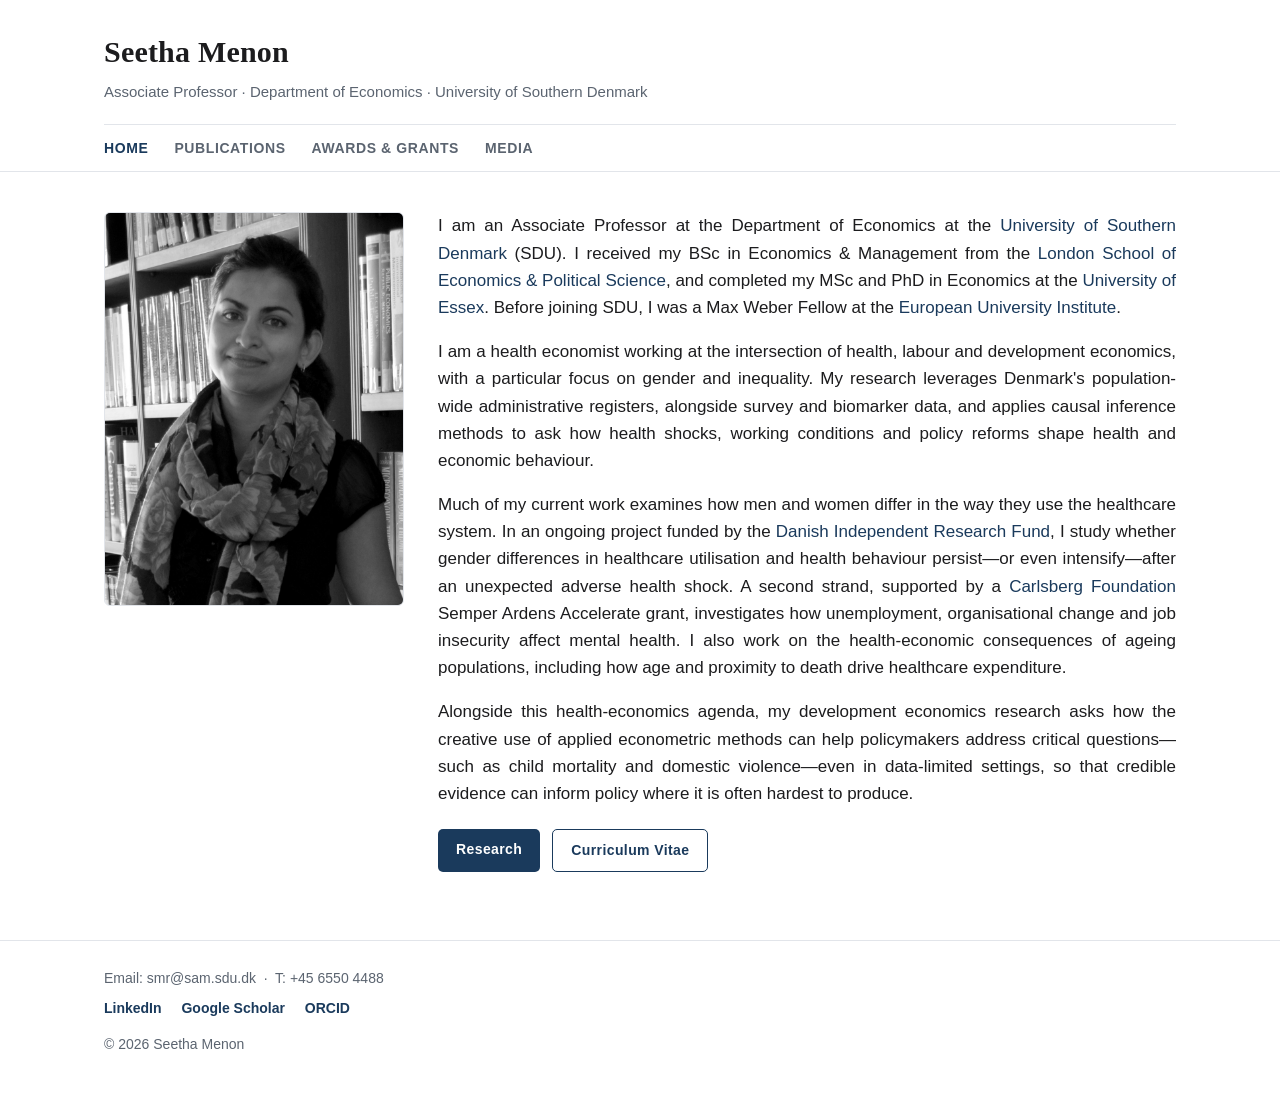
<file: index.html>
<!DOCTYPE html>
<html lang="en">
<head>
<meta charset="utf-8">
<meta name="viewport" content="width=device-width, initial-scale=1">
<title>Seetha Menon — Health Economist, University of Southern Denmark</title>
<meta name="description" content="Seetha Menon is an Associate Professor of Economics at the University of Southern Denmark, working on health, labour and development economics using causal inference on administrative data.">
<link rel="stylesheet" href="style.css">
<link rel="icon" href="assets/favicon.ico" sizes="any">
<link rel="icon" type="image/png" href="assets/favicon-32.png" sizes="32x32">
<link rel="apple-touch-icon" href="assets/apple-touch-icon.png">
<link rel="canonical" href="https://seetha-menon.com/">
<meta property="og:type" content="profile">
<meta property="og:site_name" content="Seetha Menon">
<meta property="og:title" content="Seetha Menon — Health Economist, University of Southern Denmark">
<meta property="og:description" content="Seetha Menon is an Associate Professor of Economics at the University of Southern Denmark, working on health, labour and development economics using causal inference on administrative data.">
<meta property="og:url" content="https://seetha-menon.com/">
<meta property="og:image" content="https://seetha-menon.com/assets/og-image.jpg">
<meta property="og:image:width" content="1200">
<meta property="og:image:height" content="630">
<meta name="twitter:card" content="summary_large_image">
<meta name="twitter:title" content="Seetha Menon — Health Economist, University of Southern Denmark">
<meta name="twitter:description" content="Associate Professor of Economics at the University of Southern Denmark — health, labour and development economics using causal inference on administrative data.">
<meta name="twitter:image" content="https://seetha-menon.com/assets/og-image.jpg">
</head>
<body>
<header class="site-header">
  <div class="wrap">
    <h1 class="name">Seetha Menon</h1>
    <p class="role">Associate Professor · Department of Economics · University of Southern Denmark</p>
    <nav class="main">
      <a href="index.html" class="active">Home</a>
      <a href="publications.html">Publications</a>
      <a href="awards.html">Awards &amp; Grants</a>
      <a href="media.html">Media</a>
    </nav>
  </div>
</header>

<main>
  <div class="wrap">
    <div class="hero">
      <img class="photo" src="assets/headshot.jpg" alt="Seetha Menon" onerror="this.style.display='none'">
      <div class="intro">
        <p>I am an Associate Professor at the Department of Economics at the
          <a href="https://portal.findresearcher.sdu.dk/en/persons/smr">University of Southern Denmark</a> (SDU).
          I received my BSc in Economics &amp; Management from the
          <a href="https://www.lse.ac.uk/economics">London School of Economics &amp; Political Science</a>,
          and completed my MSc and PhD in Economics at the
          <a href="https://www.essex.ac.uk/departments/economics">University of Essex</a>.
          Before joining SDU, I was a Max Weber Fellow at the
          <a href="https://www.eui.eu/en/academic-units/department-of-economics">European University Institute</a>.</p>

        <p>I am a health economist working at the intersection of health, labour and development
          economics, with a particular focus on gender and inequality. My research leverages Denmark's
          population-wide administrative registers, alongside survey and biomarker data, and applies
          causal inference methods to ask how health shocks, working conditions and policy reforms shape
          health and economic behaviour.</p>

        <p>Much of my current work examines how men and women differ in the way they use the healthcare
          system. In an ongoing project funded by the <a href="https://dff.dk/en">Danish Independent Research Fund</a>,
          I study whether gender differences in healthcare utilisation and health behaviour persist—or
          even intensify—after an unexpected adverse health shock. A second strand, supported by a
          <a href="https://www.carlsbergfondet.dk/en">Carlsberg Foundation</a> Semper Ardens Accelerate grant,
          investigates how unemployment, organisational change and job insecurity affect mental health.
          I also work on the health-economic consequences of ageing populations, including how age and
          proximity to death drive healthcare expenditure.</p>

        <p>Alongside this health-economics agenda, my development economics research asks how the creative
          use of applied econometric methods can help policymakers address critical questions—such as child
          mortality and domestic violence—even in data-limited settings, so that credible evidence can
          inform policy where it is often hardest to produce.</p>

        <div class="btnrow">
          <a class="btn" href="publications.html">Research</a>
          <a class="btn ghost" href="assets/Seetha_Menon_CV.pdf">Curriculum Vitae</a>
        </div>
      </div>
    </div>
  </div>
</main>

<footer>
  <div class="wrap">
    <div class="contact">
      Email: <a href="mailto:smr@sam.sdu.dk">smr@sam.sdu.dk</a> &nbsp;·&nbsp; T: +45 6550 4488
    </div>
    <div class="social">
      <a href="https://www.linkedin.com/in/seethamenon/">LinkedIn</a>
      <a href="https://scholar.google.com/citations?user=pC0RqGoAAAAJ">Google Scholar</a>
      <a href="https://orcid.org/0000-0002-5981-985X">ORCID</a>
    </div>
    <p>© <span id="yr"></span> Seetha Menon</p>
  </div>
  <script>document.getElementById('yr').textContent = new Date().getFullYear();</script>
</footer>
</body>
</html>
</file>
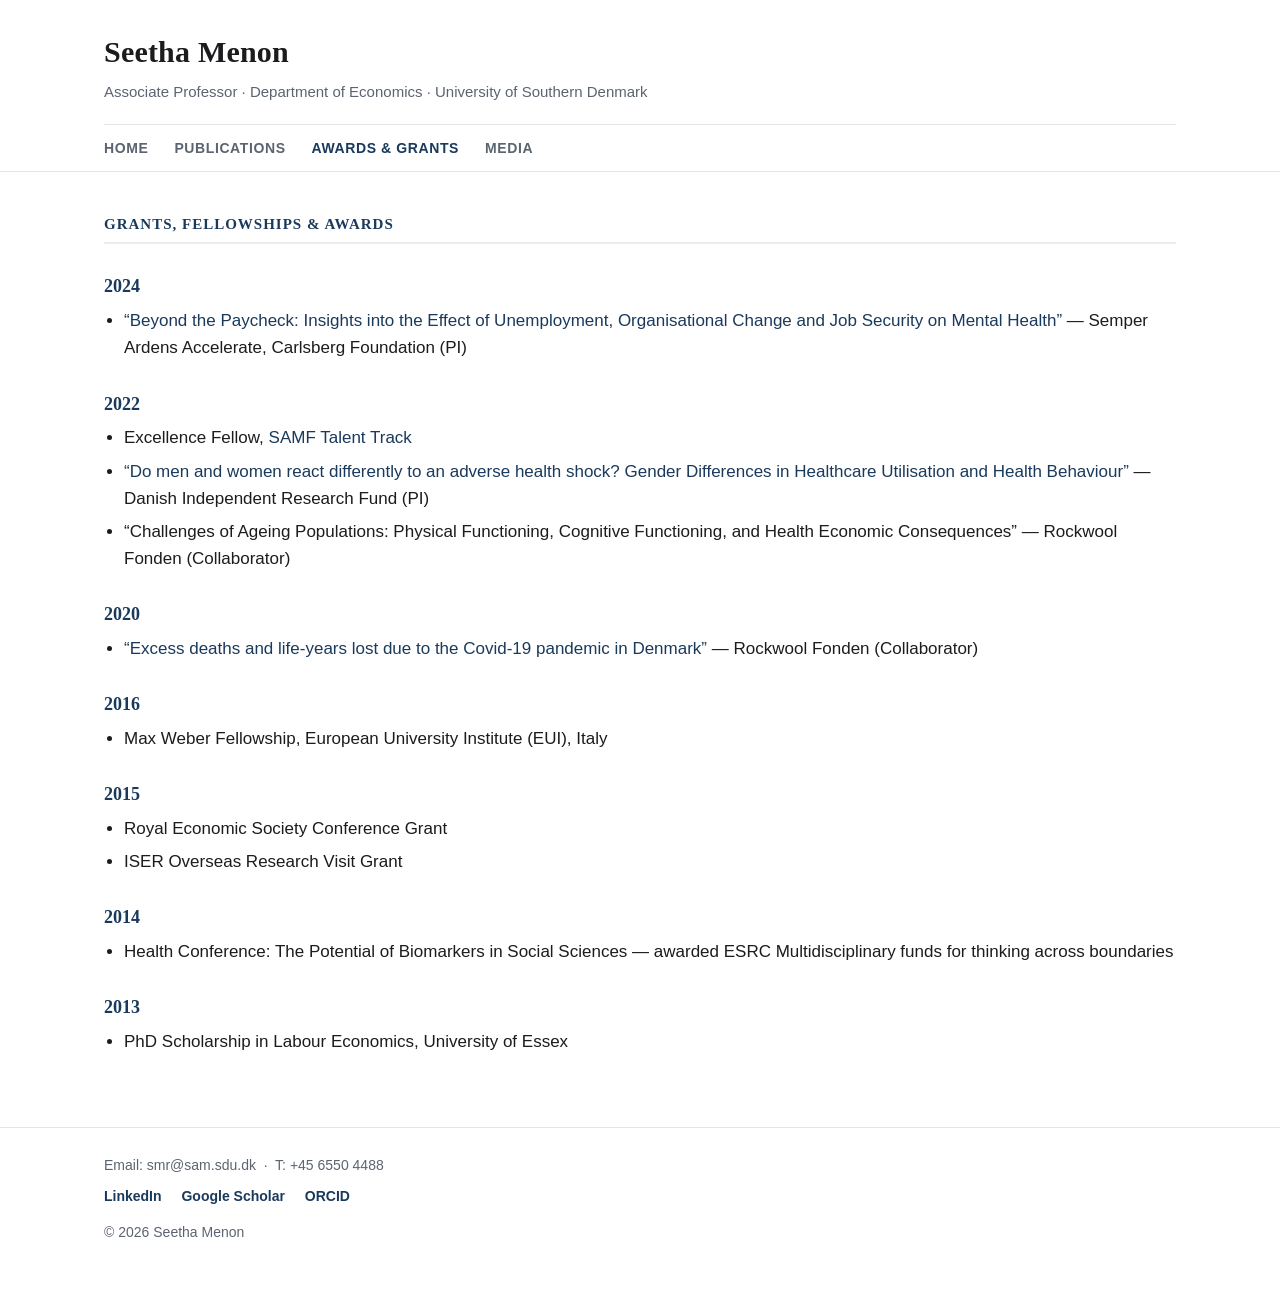
<file: awards.html>
<!DOCTYPE html>
<html lang="en">
<head>
<meta charset="utf-8">
<meta name="viewport" content="width=device-width, initial-scale=1">
<title>Awards &amp; Grants — Seetha Menon</title>
<meta name="description" content="Grants, fellowships and awards held by Seetha Menon, including Carlsberg Foundation, Danish Independent Research Fund, and the Max Weber Fellowship.">
<link rel="stylesheet" href="style.css">
<link rel="icon" href="assets/favicon.ico" sizes="any">
<link rel="icon" type="image/png" href="assets/favicon-32.png" sizes="32x32">
<link rel="apple-touch-icon" href="assets/apple-touch-icon.png">
<link rel="canonical" href="https://seetha-menon.com/awards.html">
<meta property="og:type" content="website">
<meta property="og:site_name" content="Seetha Menon">
<meta property="og:title" content="Awards &amp; Grants — Seetha Menon">
<meta property="og:description" content="Grants, fellowships and awards held by Seetha Menon, including Carlsberg Foundation, Danish Independent Research Fund, and the Max Weber Fellowship.">
<meta property="og:url" content="https://seetha-menon.com/awards.html">
<meta property="og:image" content="https://seetha-menon.com/assets/og-image.jpg">
<meta property="og:image:width" content="1200">
<meta property="og:image:height" content="630">
<meta name="twitter:card" content="summary_large_image">
<meta name="twitter:title" content="Awards &amp; Grants — Seetha Menon">
<meta name="twitter:description" content="Grants, fellowships and awards held by Seetha Menon, including Carlsberg Foundation, Danish Independent Research Fund, and the Max Weber Fellowship.">
<meta name="twitter:image" content="https://seetha-menon.com/assets/og-image.jpg">
</head>
<body>
<header class="site-header">
  <div class="wrap">
    <h1 class="name">Seetha Menon</h1>
    <p class="role">Associate Professor · Department of Economics · University of Southern Denmark</p>
    <nav class="main">
      <a href="index.html">Home</a>
      <a href="publications.html">Publications</a>
      <a href="awards.html" class="active">Awards &amp; Grants</a>
      <a href="media.html">Media</a>
    </nav>
  </div>
</header>

<main>
  <div class="wrap">
    <h2 class="section">Grants, Fellowships &amp; Awards</h2>

    <div class="year">
      <h3>2024</h3>
      <ul>
        <li><a href="https://www.carlsbergfondet.dk/en/what-we-have-funded/CF23-0987">“Beyond the Paycheck: Insights into the Effect of Unemployment, Organisational Change and Job Security on Mental Health”</a> — Semper Ardens Accelerate, Carlsberg Foundation (PI)</li>
      </ul>
    </div>

    <div class="year">
      <h3>2022</h3>
      <ul>
        <li>Excellence Fellow, <a href="https://www.sdu.dk/en/om_sdu/fakulteterne/samfundsvidenskab/sam_nyhedsliste/talent-track-2022">SAMF Talent Track</a></li>
        <li><a href="https://dff.dk/forskningsprojekter">“Do men and women react differently to an adverse health shock? Gender Differences in Healthcare Utilisation and Health Behaviour”</a> — Danish Independent Research Fund (PI)</li>
        <li>“Challenges of Ageing Populations: Physical Functioning, Cognitive Functioning, and Health Economic Consequences” — Rockwool Fonden (Collaborator)</li>
      </ul>
    </div>

    <div class="year">
      <h3>2020</h3>
      <ul>
        <li><a href="https://www.sdu.dk/en/forskning/forskningsenheder/samf/cpop/excessdeath">“Excess deaths and life-years lost due to the Covid-19 pandemic in Denmark”</a> — Rockwool Fonden (Collaborator)</li>
      </ul>
    </div>

    <div class="year">
      <h3>2016</h3>
      <ul>
        <li>Max Weber Fellowship, European University Institute (EUI), Italy</li>
      </ul>
    </div>

    <div class="year">
      <h3>2015</h3>
      <ul>
        <li>Royal Economic Society Conference Grant</li>
        <li>ISER Overseas Research Visit Grant</li>
      </ul>
    </div>

    <div class="year">
      <h3>2014</h3>
      <ul>
        <li>Health Conference: The Potential of Biomarkers in Social Sciences — awarded ESRC Multidisciplinary funds for thinking across boundaries</li>
      </ul>
    </div>

    <div class="year">
      <h3>2013</h3>
      <ul>
        <li>PhD Scholarship in Labour Economics, University of Essex</li>
      </ul>
    </div>

  </div>
</main>

<footer>
  <div class="wrap">
    <div class="contact">
      Email: <a href="mailto:smr@sam.sdu.dk">smr@sam.sdu.dk</a> &nbsp;·&nbsp; T: +45 6550 4488
    </div>
    <div class="social">
      <a href="https://www.linkedin.com/in/seethamenon/">LinkedIn</a>
      <a href="https://scholar.google.com/citations?user=pC0RqGoAAAAJ">Google Scholar</a>
      <a href="https://orcid.org/0000-0002-5981-985X">ORCID</a>
    </div>
    <p>© <span id="yr"></span> Seetha Menon</p>
  </div>
  <script>document.getElementById('yr').textContent = new Date().getFullYear();</script>
</footer>
</body>
</html>
</file>
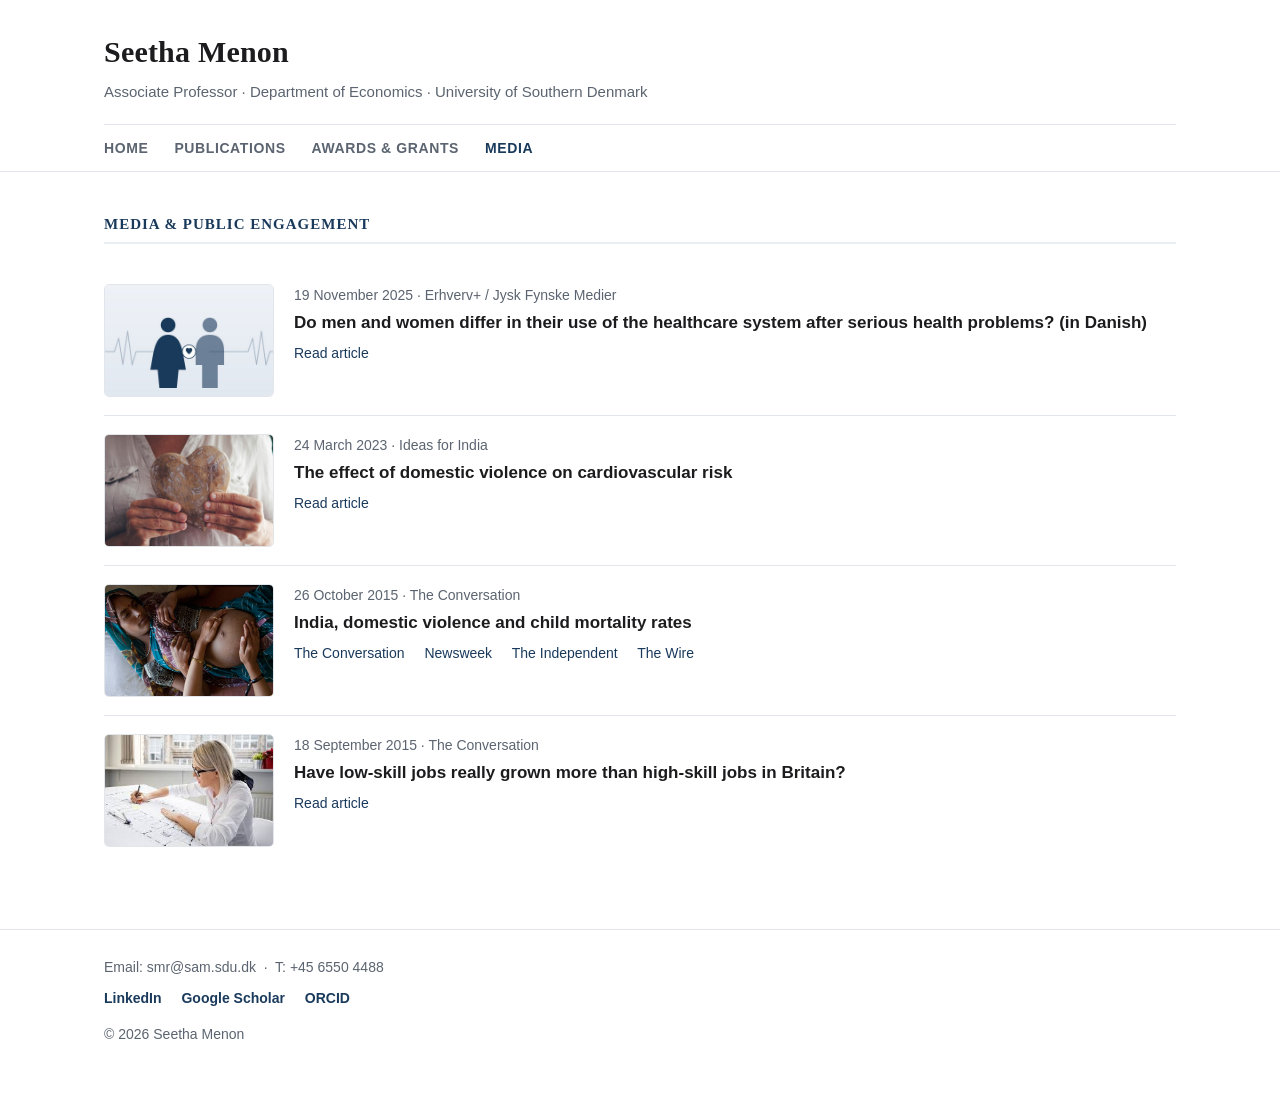
<file: media.html>
<!DOCTYPE html>
<html lang="en">
<head>
<meta charset="utf-8">
<meta name="viewport" content="width=device-width, initial-scale=1">
<title>Media — Seetha Menon</title>
<meta name="description" content="Media coverage and public-engagement writing by Seetha Menon, including The Conversation, Newsweek, The Independent and Ideas for India.">
<link rel="stylesheet" href="style.css">
<link rel="icon" href="assets/favicon.ico" sizes="any">
<link rel="icon" type="image/png" href="assets/favicon-32.png" sizes="32x32">
<link rel="apple-touch-icon" href="assets/apple-touch-icon.png">
<link rel="canonical" href="https://seetha-menon.com/media.html">
<meta property="og:type" content="website">
<meta property="og:site_name" content="Seetha Menon">
<meta property="og:title" content="Media — Seetha Menon">
<meta property="og:description" content="Media coverage and public-engagement writing by Seetha Menon, including The Conversation, Newsweek, The Independent and Ideas for India.">
<meta property="og:url" content="https://seetha-menon.com/media.html">
<meta property="og:image" content="https://seetha-menon.com/assets/og-image.jpg">
<meta property="og:image:width" content="1200">
<meta property="og:image:height" content="630">
<meta name="twitter:card" content="summary_large_image">
<meta name="twitter:title" content="Media — Seetha Menon">
<meta name="twitter:description" content="Media coverage and public-engagement writing by Seetha Menon, including The Conversation, Newsweek, The Independent and Ideas for India.">
<meta name="twitter:image" content="https://seetha-menon.com/assets/og-image.jpg">
</head>
<body>
<header class="site-header">
  <div class="wrap">
    <h1 class="name">Seetha Menon</h1>
    <p class="role">Associate Professor · Department of Economics · University of Southern Denmark</p>
    <nav class="main">
      <a href="index.html">Home</a>
      <a href="publications.html">Publications</a>
      <a href="awards.html">Awards &amp; Grants</a>
      <a href="media.html" class="active">Media</a>
    </nav>
  </div>
</header>

<main>
  <div class="wrap">
    <h2 class="section">Media &amp; Public Engagement</h2>

    <div class="media-item">
      <img class="thumb" src="assets/media-gender-healthcare.jpg" alt="Do men and women differ in their use of the healthcare system after serious health problems?" onerror="this.style.display='none'">
      <div class="body">
        <div class="date">19 November 2025 · Erhverv+ / Jysk Fynske Medier</div>
        <div class="headline">Do men and women differ in their use of the healthcare system after serious health problems? (in Danish)</div>
        <div class="outlets">
          <a href="https://erhvervplus.dk/uddannelse-og-sundhed/adskiller-maend-og-kvinder-sig-i-deres-brug-af-sundhedsvaesenet-efter-alvorlige-helbredsproblemer">Read article</a>
        </div>
      </div>
    </div>

    <div class="media-item">
      <img class="thumb" src="assets/media-cardiovascular.jpeg" alt="The effect of domestic violence on cardiovascular risk" onerror="this.style.display='none'">
      <div class="body">
        <div class="date">24 March 2023 · Ideas for India</div>
        <div class="headline">The effect of domestic violence on cardiovascular risk</div>
        <div class="outlets">
          <a href="https://www.ideasforindia.in/topics/social-identity/the-effect-of-domestic-violence-on-cardiovascular-risk.html">Read article</a>
        </div>
      </div>
    </div>

    <div class="media-item">
      <img class="thumb" src="assets/media-child-mortality.jpg" alt="India, domestic violence and child mortality rates" onerror="this.style.display='none'">
      <div class="body">
        <div class="date">26 October 2015 · The Conversation</div>
        <div class="headline">India, domestic violence and child mortality rates</div>
        <div class="outlets">
          <a href="https://theconversation.com/india-domestic-violence-and-child-mortality-rates-46660">The Conversation</a>
          <a href="http://www.newsweek.com/deathly-toll-domestic-violence-india-388125">Newsweek</a>
          <a href="http://www.independent.co.uk/news/world/asia/1-in-10-infants-in-india-killed-as-a-result-of-domestic-violence-a6709656.html">The Independent</a>
          <a href="http://thewire.in/2015/10/28/how-domestic-violence-affects-indias-child-mortality-rates-too-14200/">The Wire</a>
        </div>
      </div>
    </div>

    <div class="media-item">
      <img class="thumb" src="assets/media-low-skill-jobs.jpg" alt="Have low-skill jobs really grown more than high-skill jobs in Britain?" onerror="this.style.display='none'">
      <div class="body">
        <div class="date">18 September 2015 · The Conversation</div>
        <div class="headline">Have low-skill jobs really grown more than high-skill jobs in Britain?</div>
        <div class="outlets">
          <a href="http://theconversation.com/have-low-skill-jobs-really-grown-more-than-high-skill-jobs-in-britain-46782">Read article</a>
        </div>
      </div>
    </div>

  </div>
</main>

<footer>
  <div class="wrap">
    <div class="contact">
      Email: <a href="mailto:smr@sam.sdu.dk">smr@sam.sdu.dk</a> &nbsp;·&nbsp; T: +45 6550 4488
    </div>
    <div class="social">
      <a href="https://www.linkedin.com/in/seethamenon/">LinkedIn</a>
      <a href="https://scholar.google.com/citations?user=pC0RqGoAAAAJ">Google Scholar</a>
      <a href="https://orcid.org/0000-0002-5981-985X">ORCID</a>
    </div>
    <p>© <span id="yr"></span> Seetha Menon</p>
  </div>
  <script>document.getElementById('yr').textContent = new Date().getFullYear();</script>
</footer>
</body>
</html>
</file>
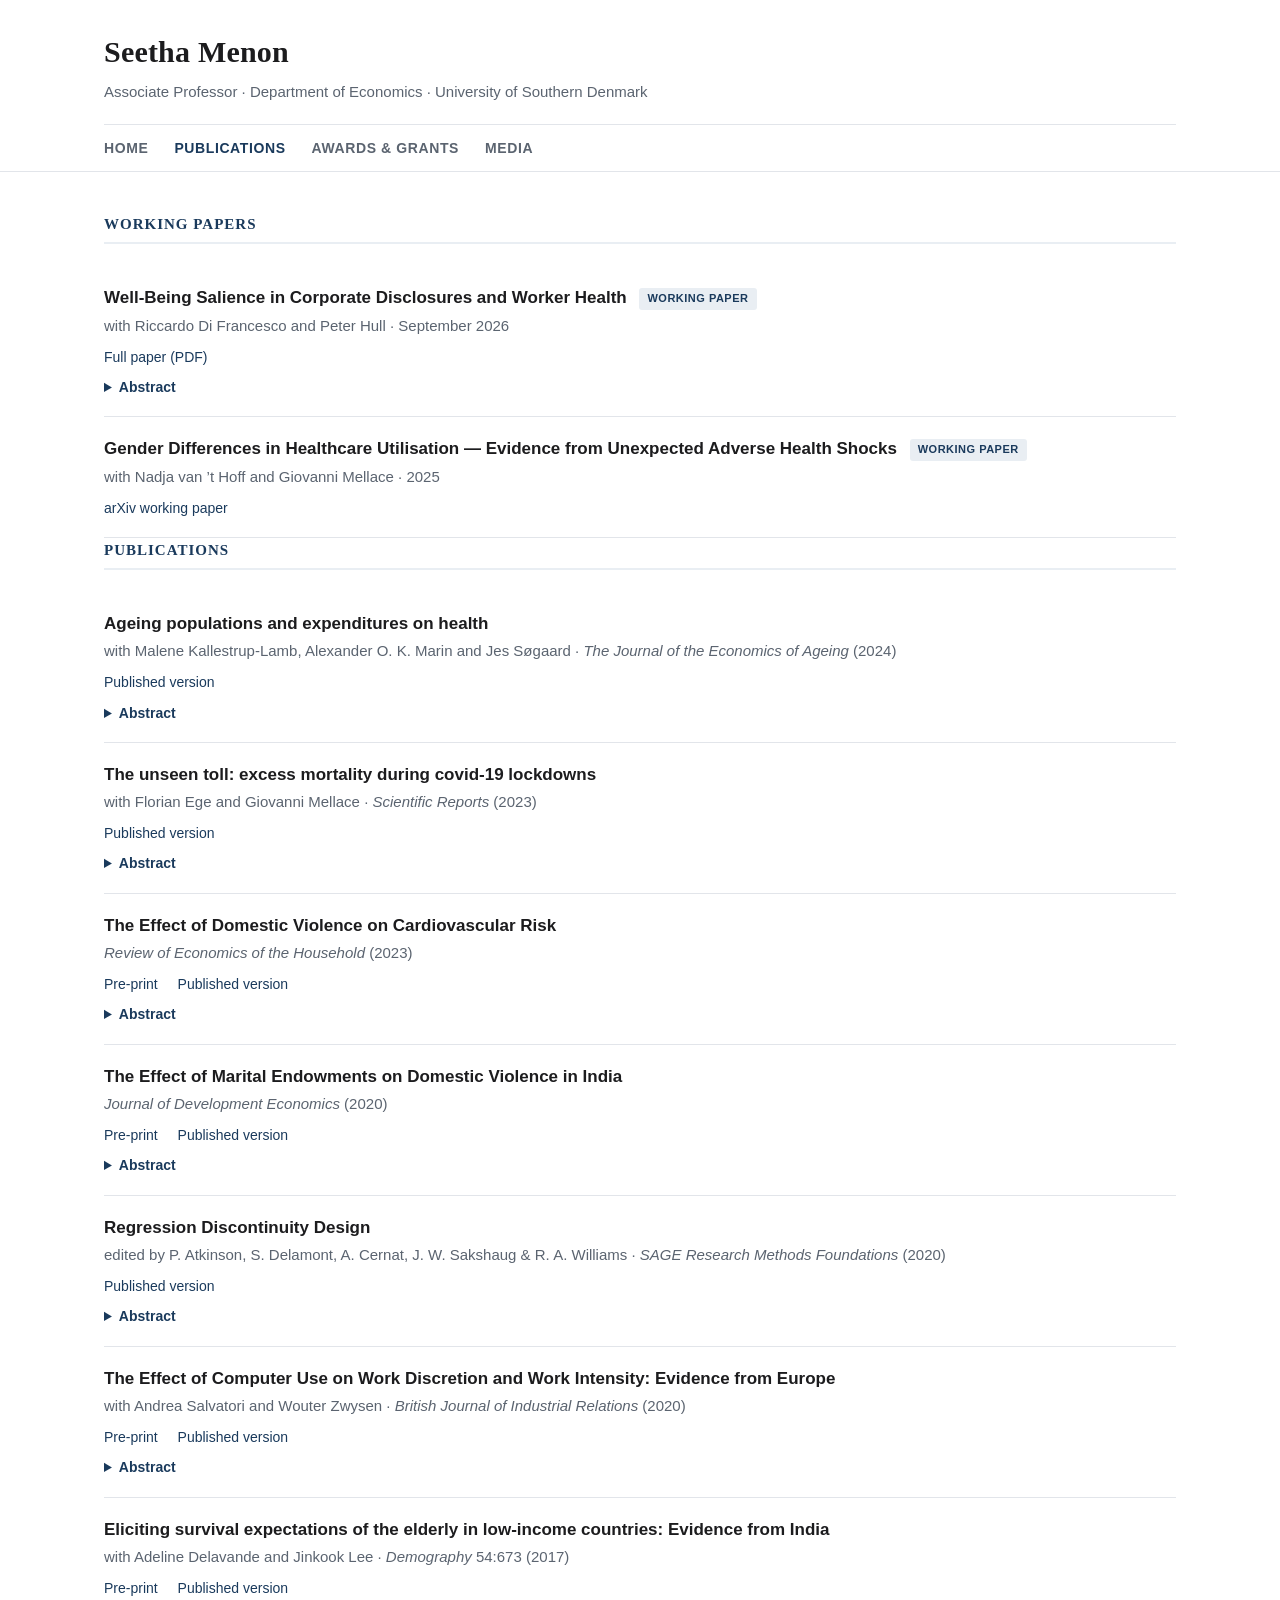
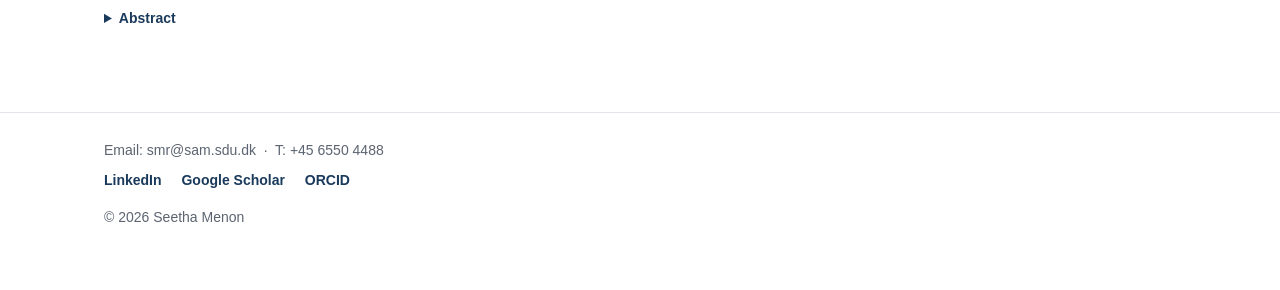
<file: publications.html>
<!DOCTYPE html>
<html lang="en">
<head>
<meta charset="utf-8">
<meta name="viewport" content="width=device-width, initial-scale=1">
<title>Publications — Seetha Menon</title>
<meta name="description" content="Peer-reviewed publications and working papers by Seetha Menon in health, labour and development economics.">
<link rel="stylesheet" href="style.css">
<link rel="icon" href="assets/favicon.ico" sizes="any">
<link rel="icon" type="image/png" href="assets/favicon-32.png" sizes="32x32">
<link rel="apple-touch-icon" href="assets/apple-touch-icon.png">
<link rel="canonical" href="https://seetha-menon.com/publications.html">
<meta property="og:type" content="website">
<meta property="og:site_name" content="Seetha Menon">
<meta property="og:title" content="Publications — Seetha Menon">
<meta property="og:description" content="Peer-reviewed publications and working papers by Seetha Menon in health, labour and development economics.">
<meta property="og:url" content="https://seetha-menon.com/publications.html">
<meta property="og:image" content="https://seetha-menon.com/assets/og-image.jpg">
<meta property="og:image:width" content="1200">
<meta property="og:image:height" content="630">
<meta name="twitter:card" content="summary_large_image">
<meta name="twitter:title" content="Publications — Seetha Menon">
<meta name="twitter:description" content="Peer-reviewed publications and working papers by Seetha Menon in health, labour and development economics.">
<meta name="twitter:image" content="https://seetha-menon.com/assets/og-image.jpg">
</head>
<body>
<header class="site-header">
  <div class="wrap">
    <h1 class="name">Seetha Menon</h1>
    <p class="role">Associate Professor · Department of Economics · University of Southern Denmark</p>
    <nav class="main">
      <a href="index.html">Home</a>
      <a href="publications.html" class="active">Publications</a>
      <a href="awards.html">Awards &amp; Grants</a>
      <a href="media.html">Media</a>
    </nav>
  </div>
</header>

<main>
  <div class="wrap">

    <h2 class="section">Working Papers</h2>

    <div class="pub">
      <div class="title">Well-Being Salience in Corporate Disclosures and Worker Health <span class="tag">Working paper</span></div>
      <div class="meta">with Riccardo Di Francesco and Peter Hull · September 2026</div>
      <div class="links">
        <a href="assets/papers/menon_wp2026_wellbeing_salience.pdf">Full paper (PDF)</a>
      </div>
      <details><summary>Abstract</summary>
        <p>We study how firms&rsquo; orientation toward employee well-being shapes the health of their workers.
        Because this orientation is not directly observable, we measure it from the language Danish firms use in
        their public disclosures, applying language models to construct a firm-level well-being salience score. We
        link this score to population-wide administrative registers of health and sickness absence over 2013&ndash;2022,
        and exploit workers&rsquo; mobility between firms to estimate how workers respond to a change in the salience
        of their employer. We find an asymmetry: workers who move to higher-salience firms take substantially more
        sickness absence, while their use of health care does not change. Because worsening health would raise both,
        the absence response suggests a behavioral change rather than deteriorating health. Broadly, our results show
        that firms shape not only worker health but how workers act on it, and that the language of routine corporate
        disclosure can reveal economically meaningful features of the workplace that administrative data leave
        unrecorded.</p>
      </details>
    </div>

    <div class="pub">
      <div class="title">Gender Differences in Healthcare Utilisation — Evidence from Unexpected Adverse Health Shocks <span class="tag">Working paper</span></div>
      <div class="meta">with Nadja van &rsquo;t Hoff and Giovanni Mellace · 2025</div>
      <div class="links">
        <a href="https://arxiv.org/abs/2509.01310">arXiv working paper</a>
      </div>
    </div>

    <h2 class="section">Publications</h2>

    <div class="pub">
      <div class="title">Ageing populations and expenditures on health</div>
      <div class="meta">with Malene Kallestrup-Lamb, Alexander O. K. Marin and Jes S&oslash;gaard · <span class="venue">The Journal of the Economics of Ageing</span> (2024)</div>
      <div class="links"><a href="https://www.sciencedirect.com/science/article/pii/S2212828X24000185">Published version</a></div>
      <details><summary>Abstract</summary>
        <p>Aging populations exert upwards pressure on healthcare systems, raising concerns about increasing
        expenditures on health. This paper reviews the empirical literature on the issue and critically assesses
        the strengths and weaknesses of the outcomes measured, methodologies used, and the hypotheses tested.
        While age strongly predicts long-term care expenditure, the time-to-death factor renders the aging effect
        null for hospital care expenditure. Existing literature disagrees on the importance of age and time-to-death
        effects on prescription drug and ambulatory care costs. Morbidity and medical innovation mediate these
        effects, proving crucial for aging-related healthcare expenditure growth. We identify several opportunities
        for future research including gender differences, utilisation of emerging methods, and the importance of
        institutional settings.</p>
      </details>
    </div>

    <div class="pub">
      <div class="title">The unseen toll: excess mortality during covid-19 lockdowns</div>
      <div class="meta">with Florian Ege and Giovanni Mellace · <span class="venue">Scientific Reports</span> (2023)</div>
      <div class="links"><a href="https://www.nature.com/articles/s41598-023-45934-2">Published version</a></div>
      <details><summary>Abstract</summary>
        <p>In March 2020, in an attempt to slow the spread of Covid-19, several countries intervened by imposing
        strict lockdown measures that limited contact among people. In contrast, Sweden decided not to implement a
        mandatory lockdown and instead allowed people free choice on whether or not to follow the government
        recommendation to limit contact with others. Using the Synthetic Control Method, we estimate the causal
        effect of not implementing a mandatory lockdown in Sweden in the period from the end of February 2020 to the
        end of September 2020, a time when vaccines were as yet not available. We find that not imposing a mandatory
        lockdown resulted in a lower reduction of mobility and a substantial increase in mortality. Our results
        indicate that up to about 4411 of the 46554 deaths registered in Sweden during this period could have been
        avoided had Sweden implemented a mandatory lockdown. These results remain consistent when using two
        additional state-of-the-art estimation methods: the augmented synthetic control method and synthetic
        difference-in-difference.</p>
      </details>
    </div>

    <div class="pub">
      <div class="title">The Effect of Domestic Violence on Cardiovascular Risk</div>
      <div class="meta"><span class="venue">Review of Economics of the Household</span> (2023)</div>
      <div class="links">
        <a href="https://www.sdu.dk/-/media/files/om_sdu/institutter/ivoe/disc_papers/disc_2021/dpbe7_2021.pdf">Pre-print</a>
        <a href="https://link.springer.com/article/10.1007/s11150-022-09634-6">Published version</a>
      </div>
      <details><summary>Abstract</summary>
        <p>The prevalence of metabolic risk factors that contribute to cardiovascular disease (CVD), such as
        hypertension and high plasma glucose levels, has seen a substantial increase globally. Violence elevates
        stress and increases CVD risk and yet, there is sparse evidence on the relationship between domestic
        violence and CVD risk factors. This study fills this gap by providing new empirical evidence by leveraging
        biomarker data from a large nationally representative survey. I find (i) a consistent positive causal effect
        of physical violence on prevalence of hypertension amongst women, (ii) a positive causal effect of emotional
        and sexual violence on prevalence of hypertension amongst women, (iii) no discernible effects of domestic
        violence on CVD risk for the men in these relationships.</p>
      </details>
    </div>

    <div class="pub">
      <div class="title">The Effect of Marital Endowments on Domestic Violence in India</div>
      <div class="meta"><span class="venue">Journal of Development Economics</span> (2020)</div>
      <div class="links">
        <a href="assets/papers/menon_jde2020_marital_endowments_preprint.pdf">Pre-print</a>
        <a href="https://www.sciencedirect.com/science/article/pii/S0304387818316225">Published version</a>
      </div>
      <details><summary>Abstract</summary>
        <p>Numerous studies have documented a relationship between income and wealth of a woman and domestic violence.
        One such factor that could potentially impact domestic violence is the gold endowment a woman receives at the
        time of marriage. India presents a unique setting in which to test this relationship as, despite being
        unlawful, both dowry practices and domestic violence continue to prevail. As actual marital endowments may
        endogenously affect spousal match quality, I use the deviation of the price of gold at the time of marriage
        from its long-term trend as a source of exogenous variation to proxy for initial marital endowment and
        examine its effect on domestic violence. Results show a positive and significant effect of an unusually high
        price of gold at the time of marriage on domestic violence.</p>
      </details>
    </div>

    <div class="pub">
      <div class="title">Regression Discontinuity Design</div>
      <div class="meta">edited by P. Atkinson, S. Delamont, A. Cernat, J. W. Sakshaug &amp; R. A. Williams · <span class="venue">SAGE Research Methods Foundations</span> (2020)</div>
      <div class="links"><a href="https://methods.sagepub.com/foundations/regression-discontinuity-design">Published version</a></div>
      <details><summary>Abstract</summary>
        <p>Regression discontinuity design (RDD) is a causal inference technique that can be used with observational
        data. Social scientists are often faced with challenges when using observational data in contexts where an
        experimental design is infeasible. In such contexts, under fewer assumptions relative to other causal
        inference techniques, an RDD may be useful to isolate causal effects. RDD has gained traction over the past
        decades in various disciplines, including economics, political science, sociology, and epidemiology, to
        analyse questions related to labour, health, crime, voting behaviour, and environment. This entry discusses
        the practicalities of implementing an RDD with a focus on the intuition behind its applicability, its
        identification strategy, key assumptions, advantages, and extensions including multiple cutoffs, regression
        discontinuity in time, regression kink design, and spatial discontinuities.</p>
      </details>
    </div>

    <div class="pub">
      <div class="title">The Effect of Computer Use on Work Discretion and Work Intensity: Evidence from Europe</div>
      <div class="meta">with Andrea Salvatori and Wouter Zwysen · <span class="venue">British Journal of Industrial Relations</span> (2020)</div>
      <div class="links">
        <a href="assets/papers/menon_bjir2019_computer_use_preprint.pdf">Pre-print</a>
        <a href="https://onlinelibrary.wiley.com/doi/abs/10.1111/bjir.12504">Published version</a>
      </div>
      <details><summary>Abstract</summary>
        <p>This paper studies changes in computer use and work discretion and intensity in the EU-15 between 1995 and
        2015. We document that while the proportion of workers using computers has increased from 40% to more than
        60%, there remain significant differences between countries even within the same occupations. Several
        countries have seen a significant increase in computer use even in low-skilled occupations generally assumed
        to be less affected by technology. Overall, the great increase in computer use between 1995 and 2015 coincided
        with a period of modest deterioration of job quality in the EU-15 as a whole, as work discretion declined for
        most occupational and educational groups while work intensity increased slightly for most of them. Our OLS
        results exploiting variation within country-occupation cells point to a sizeable positive effect of computer
        use on work discretion, but to no effect on work intensity. Our instrumental variable estimates point to an
        even more benign effect of computer use on job quality. Hence, the results suggest that the deterioration in
        the quality of work observed in the EU-15 occurred despite the spread of computers, rather than because of
        them.</p>
      </details>
    </div>

    <div class="pub">
      <div class="title">Eliciting survival expectations of the elderly in low-income countries: Evidence from India</div>
      <div class="meta">with Adeline Delavande and Jinkook Lee · <span class="venue">Demography</span> 54:673 (2017)</div>
      <div class="links">
        <a href="assets/papers/menon_demography2017_survival_expectations_preprint.pdf">Pre-print</a>
        <a href="https://link.springer.com/article/10.1007/s13524-017-0560-8">Published version</a>
      </div>
      <details><summary>Abstract</summary>
        <p>We examine several methodological considerations when eliciting probabilistic expectations in a developing
        country context using the Longitudinal Ageing Study in India (LASI). We conclude that although, on average,
        individuals are able to understand the concept of probability, responses are sensitive to framing effects and
        to own versus hypothetical-person effects. We find that overall, people are pessimistic about their survival
        probabilities compared with state-specific life tables and that socioeconomic status does influence beliefs
        about own survival expectations as found in previous literature in other countries. Higher levels of education
        and income have a positive association with survival expectations, and these associations persist even when
        conditioning on self-reported health. The results remain robust to several alternative specifications. We then
        compare the survival measures with objective measures of health and find that activities of daily life,
        height, and low haemoglobin levels covary with subjective expectations in expected directions.</p>
      </details>
    </div>

  </div>
</main>

<footer>
  <div class="wrap">
    <div class="contact">
      Email: <a href="mailto:smr@sam.sdu.dk">smr@sam.sdu.dk</a> &nbsp;·&nbsp; T: +45 6550 4488
    </div>
    <div class="social">
      <a href="https://www.linkedin.com/in/seethamenon/">LinkedIn</a>
      <a href="https://scholar.google.com/citations?user=pC0RqGoAAAAJ">Google Scholar</a>
      <a href="https://orcid.org/0000-0002-5981-985X">ORCID</a>
    </div>
    <p>© <span id="yr"></span> Seetha Menon</p>
  </div>
  <script>document.getElementById('yr').textContent = new Date().getFullYear();</script>
</footer>
</body>
</html>
</file>
<file: style.css>
/* Seetha Menon — academic site
   Single shared stylesheet. Edit colours in :root below. */

:root {
  --ink: #1c1c1e;
  --muted: #5b6470;
  --accent: #1a3a5c;       /* deep navy */
  --accent-soft: #e9eef3;
  --rule: #e2e5ea;
  --bg: #ffffff;
  --max: 1120px;
}

* { box-sizing: border-box; }

html { -webkit-text-size-adjust: 100%; }

body {
  margin: 0;
  background: var(--bg);
  color: var(--ink);
  font-family: -apple-system, BlinkMacSystemFont, "Segoe UI", Roboto, Helvetica, Arial, sans-serif;
  font-size: 17px;
  line-height: 1.6;
}

a { color: var(--accent); text-decoration: none; }
a:hover { text-decoration: underline; }

.wrap { max-width: var(--max); margin: 0 auto; padding: 0 24px; }

/* Header / nav */
.site-header {
  border-bottom: 1px solid var(--rule);
  padding: 28px 0 0;
}
.site-header .name {
  font-family: Georgia, "Times New Roman", serif;
  font-size: 30px;
  font-weight: 600;
  letter-spacing: 0.2px;
  margin: 0;
}
.site-header .role {
  color: var(--muted);
  font-size: 15px;
  margin: 4px 0 0;
}
nav.main {
  display: flex;
  gap: 26px;
  margin-top: 20px;
  border-top: 1px solid var(--rule);
  padding: 12px 0;
  flex-wrap: wrap;
}
nav.main a {
  color: var(--muted);
  font-size: 14px;
  letter-spacing: 0.6px;
  text-transform: uppercase;
  font-weight: 600;
}
nav.main a.active, nav.main a:hover { color: var(--accent); text-decoration: none; }

/* Layout */
main { padding: 40px 0 64px; }

/* Home hero */
.hero { display: flex; gap: 34px; align-items: flex-start; }
.hero .photo {
  flex: 0 0 300px;
  width: 300px;
  height: 394px;
  object-fit: cover;
  object-position: 50% 18%;   /* frame head + upper body, not the centre */
  border-radius: 6px;
  background: var(--accent-soft);
  border: 1px solid var(--rule);
}
.hero .intro { flex: 1 1 auto; text-align: justify; }
.hero p:first-child { margin-top: 0; }

.btnrow { margin: 22px 0 4px; display: flex; gap: 12px; flex-wrap: wrap; }
.btn {
  display: inline-block;
  background: var(--accent);
  color: #fff;
  padding: 9px 18px;
  border-radius: 5px;
  font-size: 14px;
  font-weight: 600;
  letter-spacing: 0.4px;
}
.btn:hover { background: #15304c; text-decoration: none; }
.btn.ghost { background: transparent; color: var(--accent); border: 1px solid var(--accent); }
.btn.ghost:hover { background: var(--accent-soft); }

/* Section headings */
h2.section {
  font-family: Georgia, serif;
  font-size: 15px;
  text-transform: uppercase;
  letter-spacing: 1px;
  color: var(--accent);
  border-bottom: 2px solid var(--accent-soft);
  padding-bottom: 6px;
  margin: 0 0 22px;
}

/* Publications */
.pub { padding: 18px 0; border-bottom: 1px solid var(--rule); }
.pub:last-child { border-bottom: 0; }
.pub .title { font-weight: 600; }
.pub .meta { color: var(--muted); font-size: 15px; margin-top: 2px; }
.pub .venue { font-style: italic; }
.pub .links { margin-top: 8px; font-size: 14px; }
.pub .links a { margin-right: 16px; }
.pub details { margin-top: 8px; }
.pub summary {
  cursor: pointer; color: var(--accent); font-size: 14px; font-weight: 600;
}
.pub details p { font-size: 15px; color: #33373d; margin: 10px 0 0; }
.tag {
  display: inline-block; font-size: 11px; font-weight: 700; letter-spacing: 0.5px;
  text-transform: uppercase; color: var(--accent); background: var(--accent-soft);
  padding: 2px 8px; border-radius: 3px; margin-left: 8px; vertical-align: middle;
}

/* Awards / timeline */
.year { margin: 28px 0 8px; }
.year h3 {
  font-family: Georgia, serif; color: var(--accent); font-size: 18px; margin: 0 0 6px;
}
.year ul { margin: 0; padding-left: 20px; }
.year li { margin: 6px 0; }

/* Media */
.media-item {
  display: flex;
  gap: 20px;
  align-items: flex-start;
  padding: 18px 0;
  border-bottom: 1px solid var(--rule);
}
.media-item:last-child { border-bottom: 0; }
.media-item .thumb {
  flex: 0 0 170px;
  width: 170px;
  height: 113px;
  object-fit: cover;
  border-radius: 5px;
  border: 1px solid var(--rule);
  background: var(--accent-soft);
}
.media-item .body { flex: 1 1 auto; }
.media-item .date { color: var(--muted); font-size: 14px; }
.media-item .headline { font-weight: 600; margin: 2px 0 4px; }
.outlets { margin-top: 6px; font-size: 14px; }
.outlets a { margin-right: 16px; }

@media (max-width: 560px) {
  .media-item { flex-direction: column; gap: 10px; }
  .media-item .thumb { width: 100%; height: 180px; flex-basis: auto; }
}

/* Footer */
footer {
  border-top: 1px solid var(--rule);
  padding: 26px 0 48px;
  color: var(--muted);
  font-size: 14px;
}
footer .contact a { color: var(--muted); }
footer .social { margin-top: 8px; }
footer .social a { margin-right: 16px; font-weight: 600; }

@media (max-width: 620px) {
  .hero { flex-direction: column; }
  .hero .photo { width: 200px; height: 262px; }
  body { font-size: 16px; }
}
</file>
